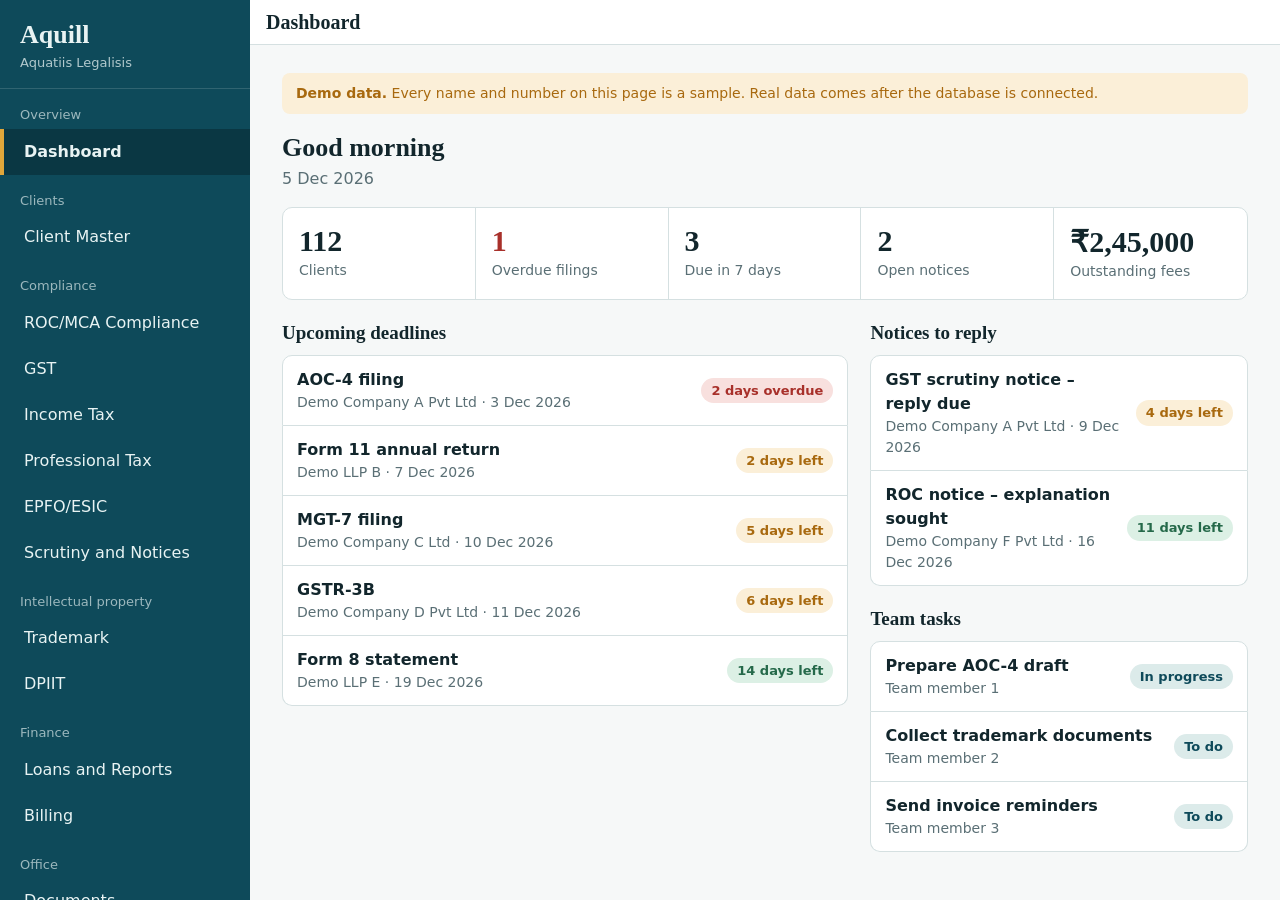
<file: index.html>
<!DOCTYPE html>
<html lang="en">
<head>
<meta charset="utf-8">
<meta name="viewport" content="width=device-width, initial-scale=1">
<meta name="theme-color" content="#0e4a5a">
<title>Aquill – Aquatiis Legalisis</title>
<link rel="stylesheet" href="style.css">
</head>
<body>
<div class="app">
  <aside id="sidebar" class="sidebar" aria-label="Main menu">
    <div class="brand">
      <strong>Aquill</strong>
      <span>Aquatiis Legalisis</span>
    </div>
    <nav id="nav"></nav>
  </aside>
  <div id="scrim" class="scrim"></div>
  <div class="main">
    <header class="topbar">
      <button id="menuBtn" class="menu-btn" aria-label="Open menu">☰</button>
      <h1 id="pageTitle">Dashboard</h1>
    </header>
    <main id="view" tabindex="-1"></main>
  </div>
</div>
<script src="app.js"></script>
</body>
</html>
</file>
<file: style.css>
:root{
  --deep:#0e4a5a; --deep-2:#0a3743; --glass:#dcebea; --paper:#f6f8f8; --white:#fff;
  --ink:#12262c; --muted:#5a6f75; --line:#d5e0e1;
  --amber:#a8690f; --amber-bg:#fbefd8; --red:#a8302a; --red-bg:#f8e0de; --green:#25694a; --green-bg:#dcf0e5;
  --side:250px;
}
@media (prefers-color-scheme:dark){
  :root{--paper:#0f1b1f; --white:#16272c; --ink:#e6f0f1; --muted:#97aeb3; --line:#27393e; --glass:#1d3339;
    --amber-bg:#3a2d12; --amber:#e8b45c; --red-bg:#3d1e1c; --red:#f0908a; --green-bg:#173528; --green:#7fd1a5;}
}
*{box-sizing:border-box}
html,body{margin:0;height:100%}
body{font:16px/1.5 system-ui,-apple-system,"Segoe UI",Roboto,sans-serif;background:var(--paper);color:var(--ink)}
h1,h2,h3{font-family:Georgia,"Times New Roman",serif;font-weight:700;margin:0;line-height:1.2}
:focus-visible{outline:3px solid #e0a63a;outline-offset:2px}

.sidebar{position:fixed;inset:0 auto 0 0;width:var(--side);background:var(--deep);color:#e8f3f3;
  overflow-y:auto;z-index:30;transform:translateX(-100%);transition:transform .2s;padding-bottom:24px}
.sidebar.open{transform:none}
.brand{padding:20px 20px 14px;border-bottom:1px solid rgba(255,255,255,.14)}
.brand strong{display:block;font:700 26px Georgia,serif}
.brand span{font-size:13px;opacity:.75}
.grp{margin:16px 20px 4px;font-size:13px;opacity:.65}
.nav-link{display:block;width:100%;text-align:left;background:none;border:0;color:inherit;font:inherit;
  padding:11px 20px;cursor:pointer;border-left:4px solid transparent}
.nav-link:hover{background:rgba(255,255,255,.08)}
.nav-link.active{background:var(--deep-2);border-left-color:#e0a63a;font-weight:600}
.scrim{position:fixed;inset:0;background:rgba(0,0,0,.45);z-index:20;display:none}
.scrim.show{display:block}

.main{min-height:100%}
.topbar{position:sticky;top:0;z-index:10;display:flex;align-items:center;gap:12px;
  background:var(--white);border-bottom:1px solid var(--line);padding:10px 16px}
.topbar h1{font-size:20px}
.menu-btn{font-size:22px;background:none;border:1px solid var(--line);color:var(--ink);border-radius:8px;width:44px;height:44px;cursor:pointer}
#view{padding:16px;max-width:1100px;outline:none}

.demo-note{background:var(--amber-bg);color:var(--amber);border-radius:8px;padding:10px 14px;margin-bottom:18px;font-size:14px}
.hello{margin-bottom:16px}
.hello h2{font-size:26px}
.hello p{margin:4px 0 0;color:var(--muted)}

.ledger{display:grid;grid-template-columns:repeat(2,1fr);background:var(--white);border:1px solid var(--line);border-radius:10px;margin-bottom:22px}
.fig{padding:16px;border-bottom:1px solid var(--line)}
.fig:nth-child(odd){border-right:1px solid var(--line)}
.fig:nth-last-child(-n+1){border-bottom:0}
.fig b{display:block;font:700 30px Georgia,serif}
.fig span{color:var(--muted);font-size:14px}
.fig.warn b{color:var(--red)}

.cols{display:grid;gap:22px}
.panel h3{font-size:19px;margin-bottom:10px}
.row{display:flex;justify-content:space-between;align-items:center;gap:12px;
  background:var(--white);border:1px solid var(--line);border-top:0;padding:12px 14px}
.row:first-of-type{border-top:1px solid var(--line);border-radius:10px 10px 0 0}
.row:last-child{border-radius:0 0 10px 10px}
.row:only-child{border-radius:10px}
.row .t{font-weight:600}
.row .s{font-size:14px;color:var(--muted)}
.chip{white-space:nowrap;font-size:13px;font-weight:600;padding:3px 10px;border-radius:99px}
.chip.over{background:var(--red-bg);color:var(--red)}
.chip.soon{background:var(--amber-bg);color:var(--amber)}
.chip.ok{background:var(--green-bg);color:var(--green)}
.chip.info{background:var(--glass);color:var(--deep)}
@media (prefers-color-scheme:dark){.chip.info{color:var(--ink)}}

.soon-page{background:var(--white);border:1px solid var(--line);border-radius:10px;padding:20px;max-width:640px}
.soon-page h2{font-size:24px;margin-bottom:8px}
.soon-page ul{padding-left:20px;color:var(--muted)}
.soon-page p.later{margin-bottom:0;font-size:14px}

@media (min-width:900px){
  .sidebar{transform:none}
  .main{margin-left:var(--side)}
  .menu-btn,.scrim{display:none!important}
  #view{padding:28px 32px}
  .ledger{grid-template-columns:repeat(5,1fr)}
  .fig{border-bottom:0;border-right:1px solid var(--line)}
  .fig:nth-last-child(-n+1){border-right:0}
  .cols{grid-template-columns:3fr 2fr}
}
@media (prefers-reduced-motion:reduce){.sidebar{transition:none}}
</file>
